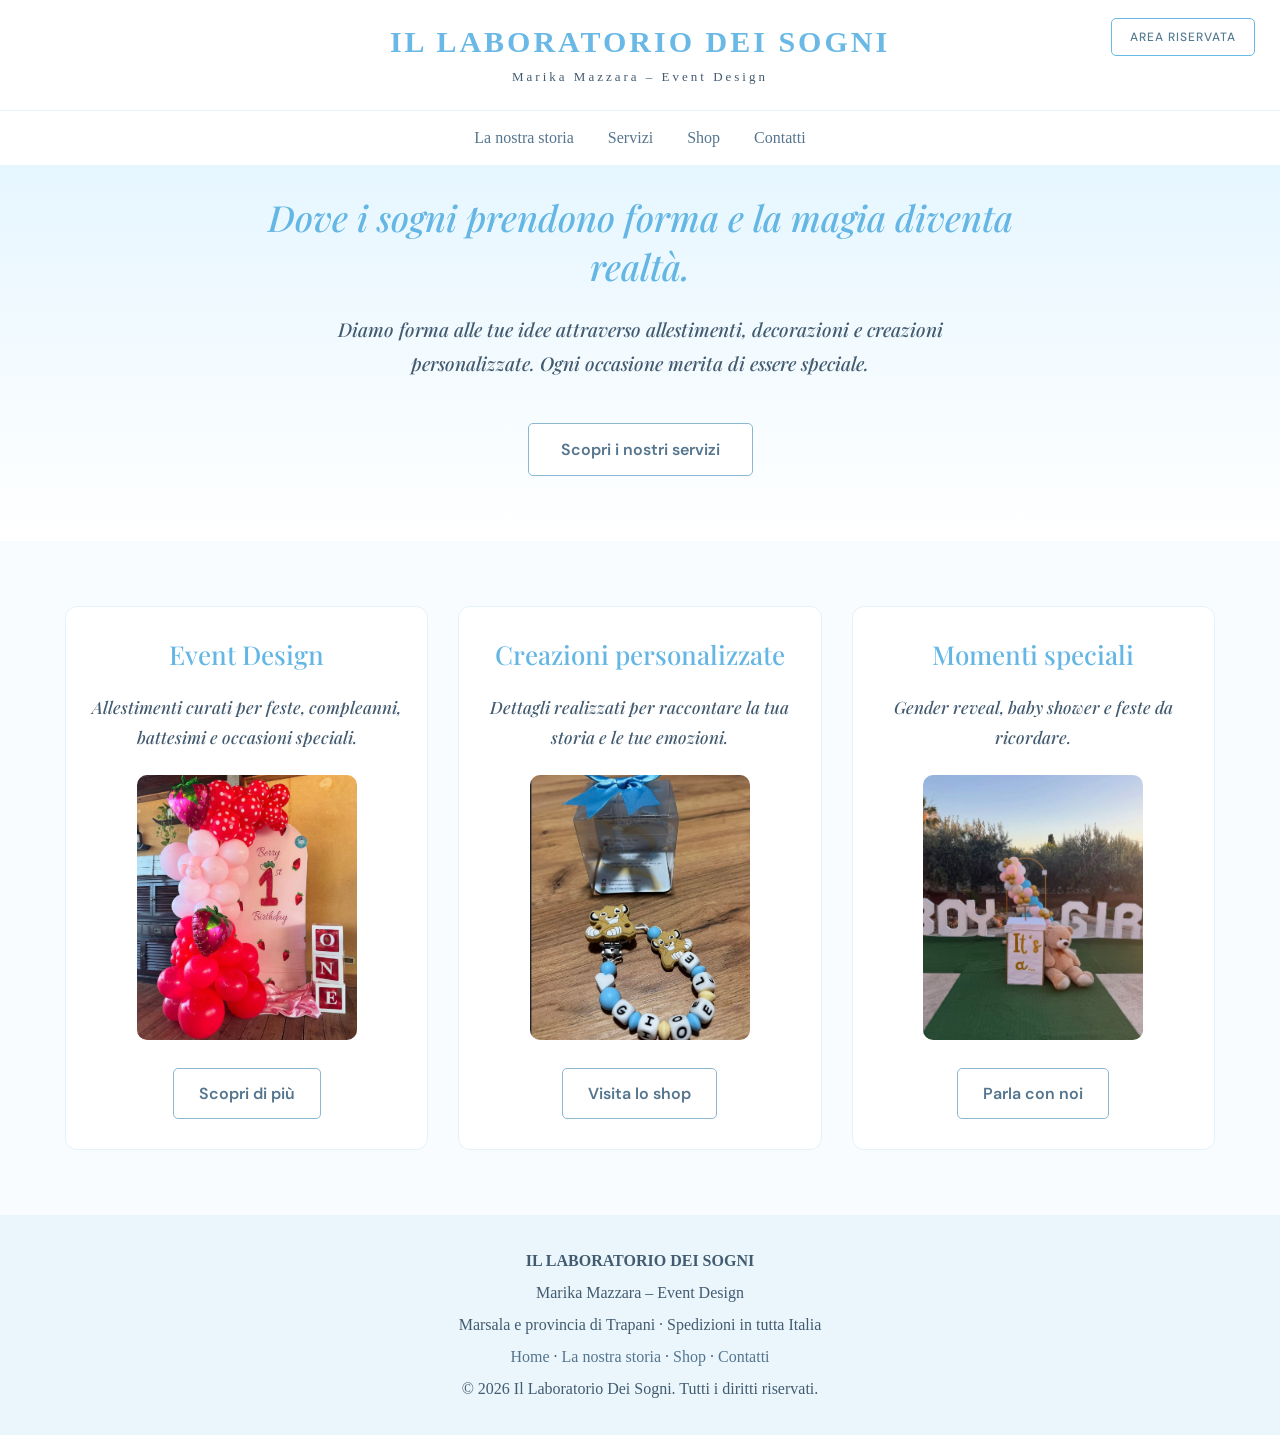
<file: index.html>
<!DOCTYPE html>
<html lang="it">
<head>
  <meta charset="UTF-8">
  <meta name="viewport" content="width=device-width, initial-scale=1.0">
  <title>Il Laboratorio Dei Sogni | Event Design</title>
  <link rel="stylesheet" href="style.css">

  <link rel="preconnect" href="https://fonts.googleapis.com">
  <link rel="preconnect" href="https://fonts.gstatic.com" crossorigin>
  <link href="https://fonts.googleapis.com/css2?family=DM+Sans:wght@400;500;600&family=Playfair+Display:ital,wght@0,500;0,600;1,500;1,600&display=swap" rel="stylesheet">

  <style>
    header {
      position: relative;
    }

    .admin-access {
      position: absolute;
      top: 18px;
      right: 25px;
      padding: 10px 18px;
      border: 1px solid #69b8e5;
      border-radius: 5px;
      color: #557b91;
      background: transparent;
      text-decoration: none;
      font-family: 'DM Sans', sans-serif;
      font-size: 12px;
      font-weight: 500;
      letter-spacing: 1px;
      transition: 0.3s ease;
    }

    .admin-access:hover {
      background: #69b8e5;
      color: white;
    }

    @media (max-width: 600px) {
      .admin-access {
        top: 12px;
        right: 12px;
        padding: 8px 11px;
        font-size: 10px;
      }

      header {
        padding-top: 55px;
      }
    }
  </style>
</head>

<body>

  <header>

    <a href="admin.html" class="admin-access">
      AREA RISERVATA
    </a>

    <h1>IL LABORATORIO DEI SOGNI</h1>
    <h2>Marika Mazzara – Event Design</h2>

  </header>

  <nav>
    <a href="storia.html">La nostra storia</a>
    <a href="servizi.html">Servizi</a>
    <a href="shop.html">Shop</a>
    <a href="contatti.html">Contatti</a>
  </nav>

  <main>

    <section class="hero">

      <h1 class="hero-title">
        Dove i sogni prendono forma e la magia diventa realtà.
      </h1>

      <p class="hero-description">
        Diamo forma alle tue idee attraverso allestimenti,
        decorazioni e creazioni personalizzate.
        Ogni occasione merita di essere speciale.
      </p>

      <a class="button" href="servizi.html">
        Scopri i nostri servizi
      </a>

    </section>

    <section class="section">

      <div class="cards">

        <div class="card">

          <h3 class="card-title">Event Design</h3>

          <p class="card-description">
            Allestimenti curati per feste, compleanni,
            battesimi e occasioni speciali.
          </p>

          <img
            src="allestimenti.jpeg"
            alt="Allestimenti Event Design"
            class="card-image"
          >

          <a href="servizi.html">Scopri di più</a>

        </div>

        <div class="card">

          <h3 class="card-title">Creazioni personalizzate</h3>

          <p class="card-description">
            Dettagli realizzati per raccontare
            la tua storia e le tue emozioni.
          </p>

          <img
            src="creazioni.jpeg"
            alt="Creazioni personalizzate"
            class="card-image"
          >

          <a href="shop.html">Visita lo shop</a>

        </div>

        <div class="card">

          <h3 class="card-title">Momenti speciali</h3>

          <p class="card-description">
            Gender reveal, baby shower e feste
            da ricordare.
          </p>

          <img
            src="momenti.jpeg"
            alt="Momenti speciali"
            class="card-image"
          >

          <a href="contatti.html">Parla con noi</a>

        </div>

      </div>

    </section>

  </main>

  <footer>
    <p><strong>IL LABORATORIO DEI SOGNI</strong></p>
    <p>Marika Mazzara – Event Design</p>
    <p>Marsala e provincia di Trapani · Spedizioni in tutta Italia</p>
    <p>
      <a href="index.html">Home</a> ·
      <a href="storia.html">La nostra storia</a> ·
      <a href="shop.html">Shop</a> ·
      <a href="contatti.html">Contatti</a>
    </p>
    <p>©️ 2026 Il Laboratorio Dei Sogni. Tutti i diritti riservati.</p>
  </footer>

</body>
</html>
</file>
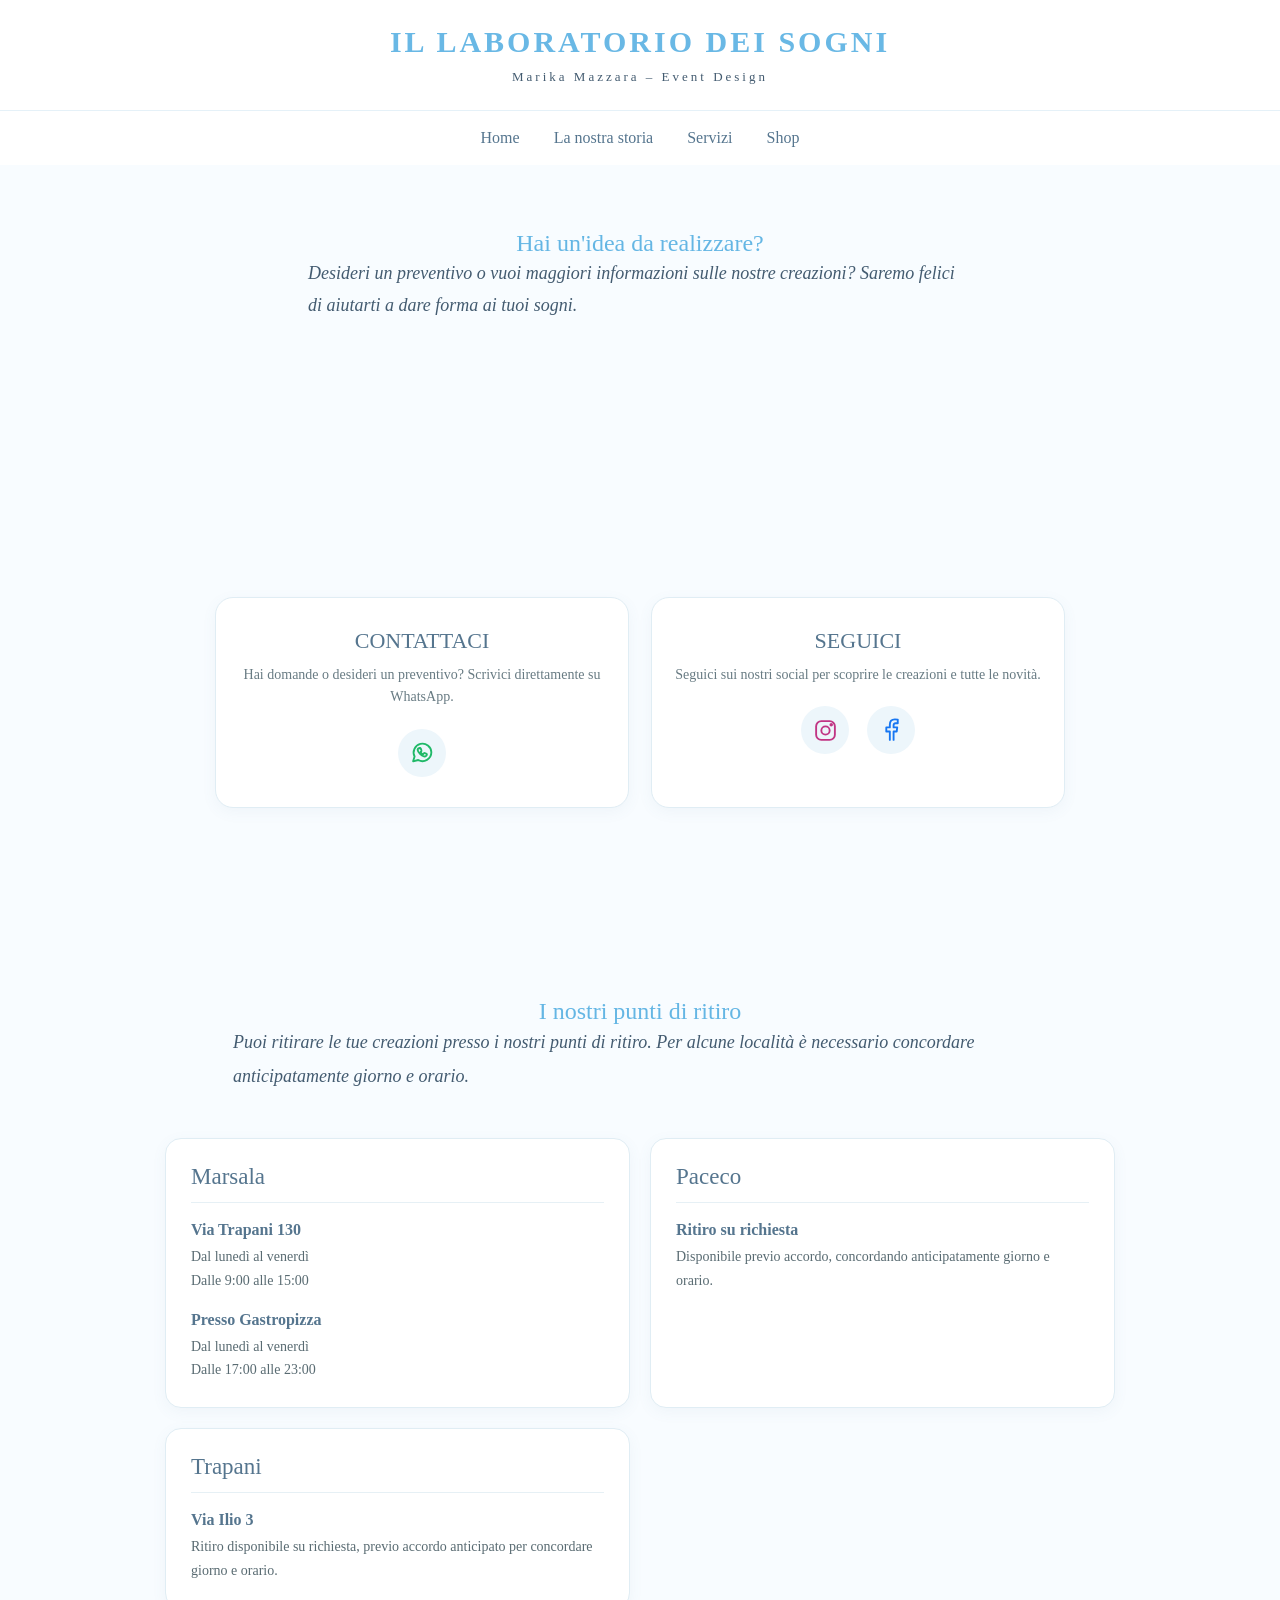
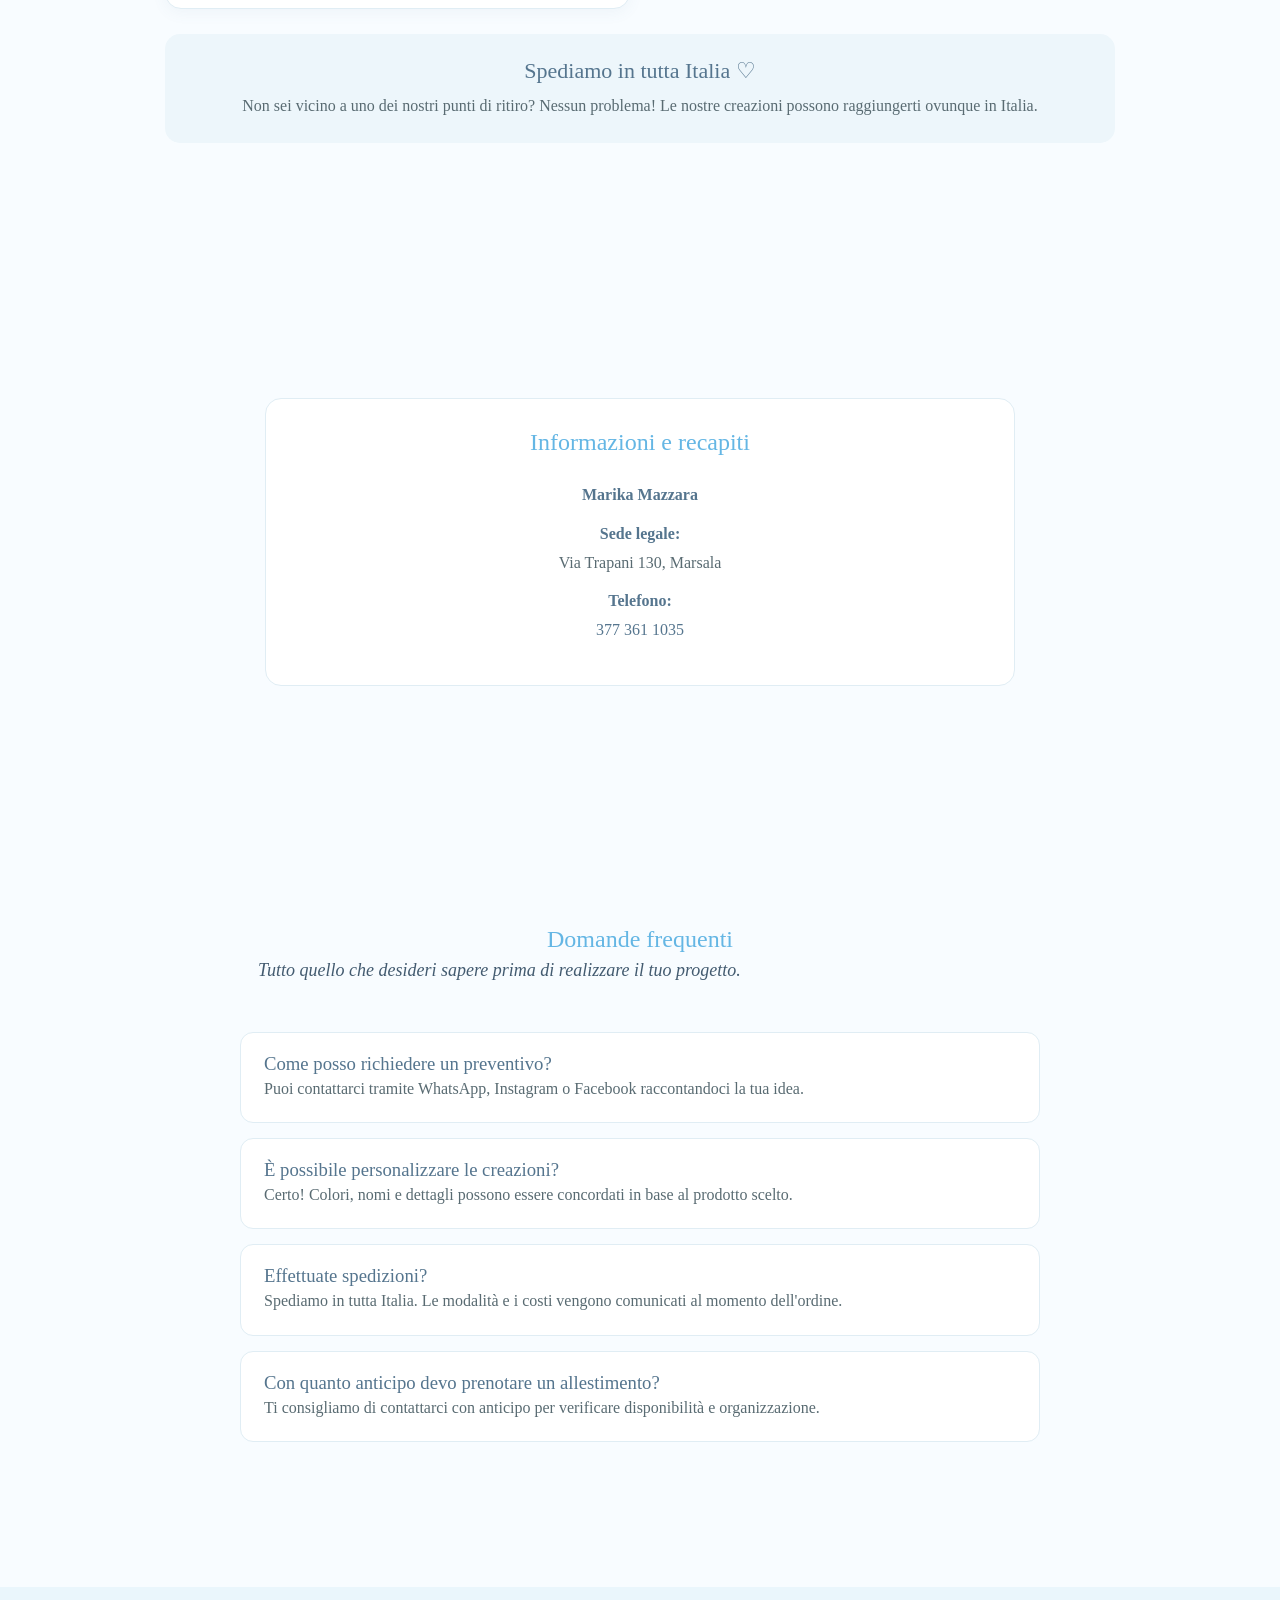
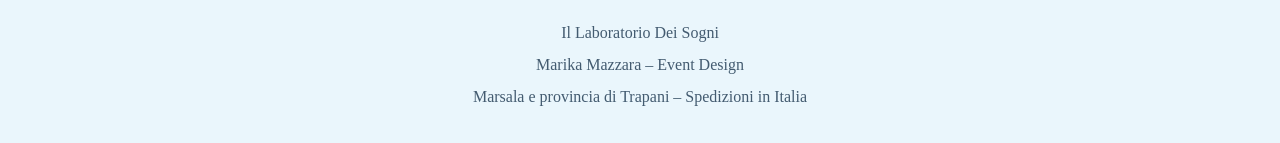
<file: contatti.html>
<!DOCTYPE html>
<html lang="it">
<head>
  <meta charset="UTF-8">
  <meta name="viewport" content="width=device-width, initial-scale=1.0">
  <title>Contatti | Il Laboratorio Dei Sogni</title>
  <link rel="stylesheet" href="style.css">

  <style>
    /* INTRODUZIONE */

    .contact-intro {
      text-align: center;
      max-width: 750px;
      margin: 0 auto 45px;
    }

    .contact-intro h2,
    .section h2 {
      color: #64b6e4;
      font-family: Georgia, serif;
      font-weight: normal;
      text-align: center;
    }

    .contact-intro p {
      line-height: 1.8;
    }

    /* PUNTI DI RITIRO */

    .pickup-container {
      max-width: 1000px;
      margin: 35px auto;
    }

    .pickup-grid {
      display: grid;
      grid-template-columns: repeat(2, minmax(0, 1fr));
      gap: 20px;
      margin-top: 30px;
    }

    .pickup-card {
      background: #ffffff;
      border: 1px solid #e0edf4;
      border-radius: 16px;
      padding: 25px;
      box-shadow: 0 4px 15px rgba(80, 120, 145, 0.06);
    }

    .pickup-card h3 {
      color: #55758e;
      font-family: Georgia, serif;
      font-size: 23px;
      font-weight: normal;
      margin: 0 0 18px;
      padding-bottom: 12px;
      border-bottom: 1px solid #e6f0f5;
    }

    .pickup-item {
      margin-bottom: 18px;
    }

    .pickup-item:last-child {
      margin-bottom: 0;
    }

    .pickup-item strong {
      display: block;
      color: #55758e;
      margin-bottom: 6px;
    }

    .pickup-item p {
      margin: 0;
      color: #596b72;
      line-height: 1.7;
      font-size: 14px;
    }

    .shipping-box {
      max-width: 1000px;
      margin: 25px auto 45px;
      padding: 24px;
      border-radius: 15px;
      background: #edf6fb;
      text-align: center;
    }

    .shipping-box h3 {
      margin: 0 0 8px;
      color: #55758e;
      font-family: Georgia, serif;
      font-size: 22px;
      font-weight: normal;
    }

    .shipping-box p {
      margin: 0;
      line-height: 1.7;
      color: #596b72;
    }

    /* DATI AZIENDA */

    .business-info {
      max-width: 750px;
      margin: 45px auto;
      padding: 30px 25px;
      background: #ffffff;
      border: 1px solid #e0edf4;
      border-radius: 16px;
      text-align: center;
    }

    .business-info h2 {
      margin-top: 0;
      margin-bottom: 25px;
    }

    .business-info p {
      color: #596b72;
      line-height: 1.8;
      margin: 10px 0;
    }

    .business-info strong {
      color: #55758e;
    }

    .business-info a {
      color: #55758e;
      text-decoration: none;
    }

    .business-info a:hover {
      color: #69b8e5;
      text-decoration: underline;
    }

    /* CONTATTI E SOCIAL */

    .social-contact {
      max-width: 850px;
      margin: 55px auto 25px;
      display: grid;
      grid-template-columns: repeat(2, minmax(0, 1fr));
      gap: 22px;
    }

    .social-card {
      background: #ffffff;
      border: 1px solid #e0edf4;
      border-radius: 18px;
      padding: 30px 20px;
      text-align: center;
      box-shadow: 0 4px 15px rgba(80, 120, 145, 0.06);
      transition: transform 0.2s, box-shadow 0.2s;
    }

    .social-card:hover {
      transform: translateY(-4px);
      box-shadow: 0 7px 20px rgba(80, 120, 145, 0.11);
    }

    .social-card h3 {
      color: #55758e;
      font-family: Georgia, serif;
      font-size: 22px;
      font-weight: normal;
      margin: 0 0 10px;
    }

    .social-card p {
      color: #687b83;
      font-size: 14px;
      line-height: 1.6;
      margin-bottom: 20px;
    }

    .social-links {
      display: flex;
      align-items: center;
      justify-content: center;
      gap: 18px;
    }

    .social-icon {
      width: 48px;
      height: 48px;
      display: inline-flex;
      align-items: center;
      justify-content: center;
      border-radius: 50%;
      background: #edf6fb;
      color: #55758e;
      transition: 0.2s;
      text-decoration: none;
    }

    .social-icon:hover {
      transform: scale(1.1);
      background: #dceefa;
    }

    .social-icon svg {
      width: 25px;
      height: 25px;
      fill: none;
      stroke: currentColor;
      stroke-width: 1.8;
      stroke-linecap: round;
      stroke-linejoin: round;
    }

    .social-icon.whatsapp {
      color: #20b968;
    }

    .social-icon.instagram {
      color: #c13584;
    }

    .social-icon.facebook {
      color: #1877f2;
    }

    /* FAQ */

    .faq {
      max-width: 850px;
      margin: 65px auto;
    }

    .faq .service {
      background: #ffffff;
      border: 1px solid #e0edf4;
      border-radius: 13px;
      padding: 20px 23px;
      margin: 15px 0;
    }

    .faq .service h3 {
      color: #55758e;
      font-family: Georgia, serif;
      font-weight: normal;
      margin-top: 0;
    }

    .faq .service p {
      color: #596b72;
      line-height: 1.7;
      margin-bottom: 0;
    }

    /* TELEFONI */

    @media (max-width: 650px) {
      .pickup-grid {
        grid-template-columns: 1fr;
      }

      .social-contact {
        grid-template-columns: 1fr 1fr;
        gap: 12px;
      }

      .social-card {
        padding: 24px 12px;
      }

      .social-card h3 {
        font-size: 19px;
      }

      .social-card p {
        font-size: 13px;
      }

      .business-info {
        padding: 25px 15px;
      }
    }

    @media (max-width: 380px) {
      .social-contact {
        grid-template-columns: 1fr;
      }
    }
  </style>
</head>

<body>

<header>
  <h1>IL LABORATORIO DEI SOGNI</h1>
  <h2>Marika Mazzara – Event Design</h2>
</header>

<nav>
  <a href="index.html">Home</a>
  <a href="storia.html">La nostra storia</a>
  <a href="servizi.html">Servizi</a>
  <a href="shop.html">Shop</a>
</nav>

<!-- INTRODUZIONE -->

<section class="section contact-intro">

  <h2>Hai un'idea da realizzare?</h2>

  <p class="section-intro">
    Desideri un preventivo o vuoi maggiori informazioni
    sulle nostre creazioni?
    Saremo felici di aiutarti a dare forma ai tuoi sogni.
  </p>

</section>

  <!-- CONTATTACI E SEGUICI -->

<section class="section">

  <div class="social-contact">

    <!-- WHATSAPP -->

    <div class="social-card">

      <h3>CONTATTACI</h3>

      <p>
        Hai domande o desideri un preventivo?
        Scrivici direttamente su WhatsApp.
      </p>

      <div class="social-links">

        <a
          class="social-icon whatsapp"
          href="https://wa.me/393773611035"
          target="_blank"
          rel="noopener noreferrer"
          aria-label="Contattaci su WhatsApp"
          title="WhatsApp"
        >
          <svg viewBox="0 0 24 24">
            <path d="M20.5 11.8a8.5 8.5 0 0 1-12.6 7.4L3 20.5l1.4-4.7A8.5 8.5 0 1 1 20.5 11.8Z"/>
            <path d="M8.5 8.2c.2-.5.5-.5.8-.5h.4c.2 0 .4.1.5.4l.8 1.9c.1.2 0 .4-.1.6l-.6.7c-.2.2-.2.4 0 .6.4.7 1 1.3 1.7 1.7.3.2.5.2.7-.1l.8-.9c.2-.2.4-.2.6-.1l1.8.9c.3.1.4.3.3.6-.1.5-.4 1.1-.9 1.4-.5.4-1.2.5-1.9.3-1.2-.3-2.6-1.1-3.8-2.3-1.2-1.2-2-2.6-2.2-3.7-.2-.6 0-1.2.3-1.5Z"/>
          </svg>
        </a>

      </div>

    </div>

    <!-- SOCIAL -->

    <div class="social-card">

      <h3>SEGUICI</h3>

      <p>
        Seguici sui nostri social per scoprire
        le creazioni e tutte le novità.
      </p>

      <div class="social-links">

        <a
          class="social-icon instagram"
          href="https://www.instagram.com/IlLaboratorioDeiSogni_/"
          target="_blank"
          rel="noopener noreferrer"
          aria-label="Seguici su Instagram"
          title="Instagram"
        >
          <svg viewBox="0 0 24 24">
            <rect x="3" y="3" width="18" height="18" rx="5"/>
            <circle cx="12" cy="12" r="4"/>
            <circle cx="17.5" cy="6.5" r=".8" fill="currentColor"/>
          </svg>
        </a>

        <a
          class="social-icon facebook"
          href="https://www.facebook.com/share/1EumvAqmL7/?mibextid=wwXIfr"
          target="_blank"
          rel="noopener noreferrer"
          aria-label="Seguici su Facebook"
          title="Facebook"
        >
          <svg viewBox="0 0 24 24">
            <path d="M14 21v-8h3l.5-4H14V7c0-1.2.4-2 2-2h2V1.5c-.4-.1-1.5-.2-2.8-.2-2.9 0-4.8 1.8-4.8 5V9H7v4h3.4v8"/>
          </svg>
        </a>

      </div>

    </div>

  </div>

</section>

<!-- PUNTI DI RITIRO -->

<section class="section pickup-container">

  <h2>I nostri punti di ritiro</h2>

  <p class="section-intro">
    Puoi ritirare le tue creazioni presso i nostri punti di ritiro.
    Per alcune località è necessario concordare anticipatamente
    giorno e orario.
  </p>

  <div class="pickup-grid">

    <!-- MARSALA -->

    <div class="pickup-card">

      <h3>Marsala</h3>

      <div class="pickup-item">
        <strong>Via Trapani 130</strong>
        <p>
          Dal lunedì al venerdì<br>
          Dalle 9:00 alle 15:00
        </p>
      </div>

      <div class="pickup-item">
        <strong>Presso Gastropizza</strong>
        <p>
          Dal lunedì al venerdì<br>
          Dalle 17:00 alle 23:00
        </p>
      </div>

    </div>

    <!-- PACECO -->

    <div class="pickup-card">

      <h3>Paceco</h3>

      <div class="pickup-item">
        <strong>Ritiro su richiesta</strong>
        <p>
          Disponibile previo accordo,
          concordando anticipatamente
          giorno e orario.
        </p>
      </div>

    </div>

    <!-- TRAPANI -->

    <div class="pickup-card">

      <h3>Trapani</h3>

      <div class="pickup-item">
        <strong>Via Ilio 3</strong>
        <p>
          Ritiro disponibile su richiesta,
          previo accordo anticipato
          per concordare giorno e orario.
        </p>
      </div>

    </div>

  </div>

  <!-- SPEDIZIONI -->

  <div class="shipping-box">

    <h3>Spediamo in tutta Italia ♡</h3>

    <p>
      Non sei vicino a uno dei nostri punti di ritiro?
      Nessun problema! Le nostre creazioni possono raggiungerti
      ovunque in Italia.
    </p>

  </div>

</section>

<!-- INFORMAZIONI -->

<section class="section">

  <div class="business-info">

    <h2>Informazioni e recapiti</h2>

    <p>
      <strong>Marika Mazzara</strong>
    </p>

    <p>
      <strong>Sede legale:</strong><br>
      Via Trapani 130, Marsala
    </p>

    <p>
      <strong>Telefono:</strong><br>
      <a href="tel:+393773611035">
        377 361 1035
      </a>
    </p>

  </div>

</section>
  

<!-- DOMANDE FREQUENTI -->

<section class="section faq">

  <h2>Domande frequenti</h2>

  <p class="section-intro">
    Tutto quello che desideri sapere prima di realizzare il tuo progetto.
  </p>

  <div class="service">
    <h3>Come posso richiedere un preventivo?</h3>
    <p>
      Puoi contattarci tramite WhatsApp, Instagram o Facebook
      raccontandoci la tua idea.
    </p>
  </div>

  <div class="service">
    <h3>È possibile personalizzare le creazioni?</h3>
    <p>
      Certo! Colori, nomi e dettagli possono essere concordati
      in base al prodotto scelto.
    </p>
  </div>

  <div class="service">
    <h3>Effettuate spedizioni?</h3>
    <p>
      Spediamo in tutta Italia. Le modalità e i costi vengono
      comunicati al momento dell'ordine.
    </p>
  </div>

  <div class="service">
    <h3>Con quanto anticipo devo prenotare un allestimento?</h3>
    <p>
      Ti consigliamo di contattarci con anticipo per verificare
      disponibilità e organizzazione.
    </p>
  </div>

</section>

<footer>
  <p>Il Laboratorio Dei Sogni</p>
  <p>Marika Mazzara – Event Design</p>
  <p>Marsala e provincia di Trapani – Spedizioni in Italia</p>
</footer>

</body>
</html>
</file>
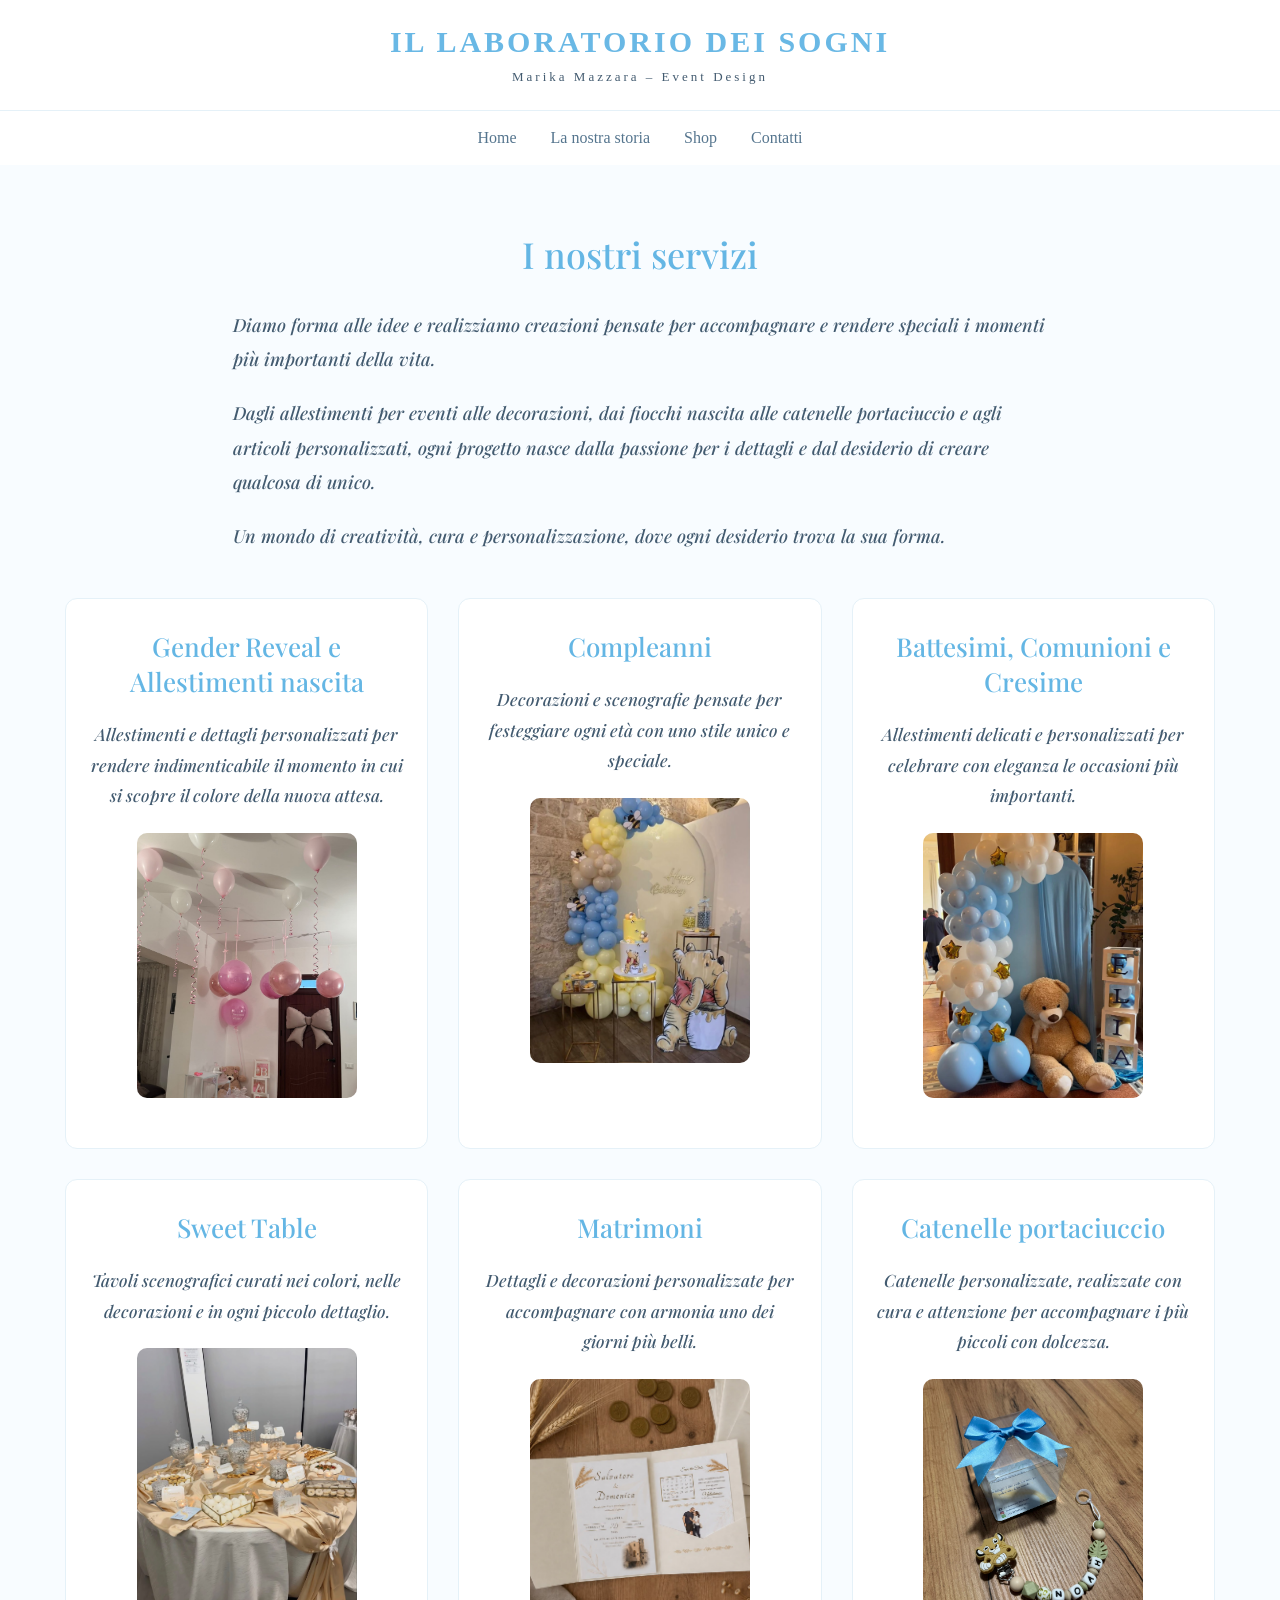
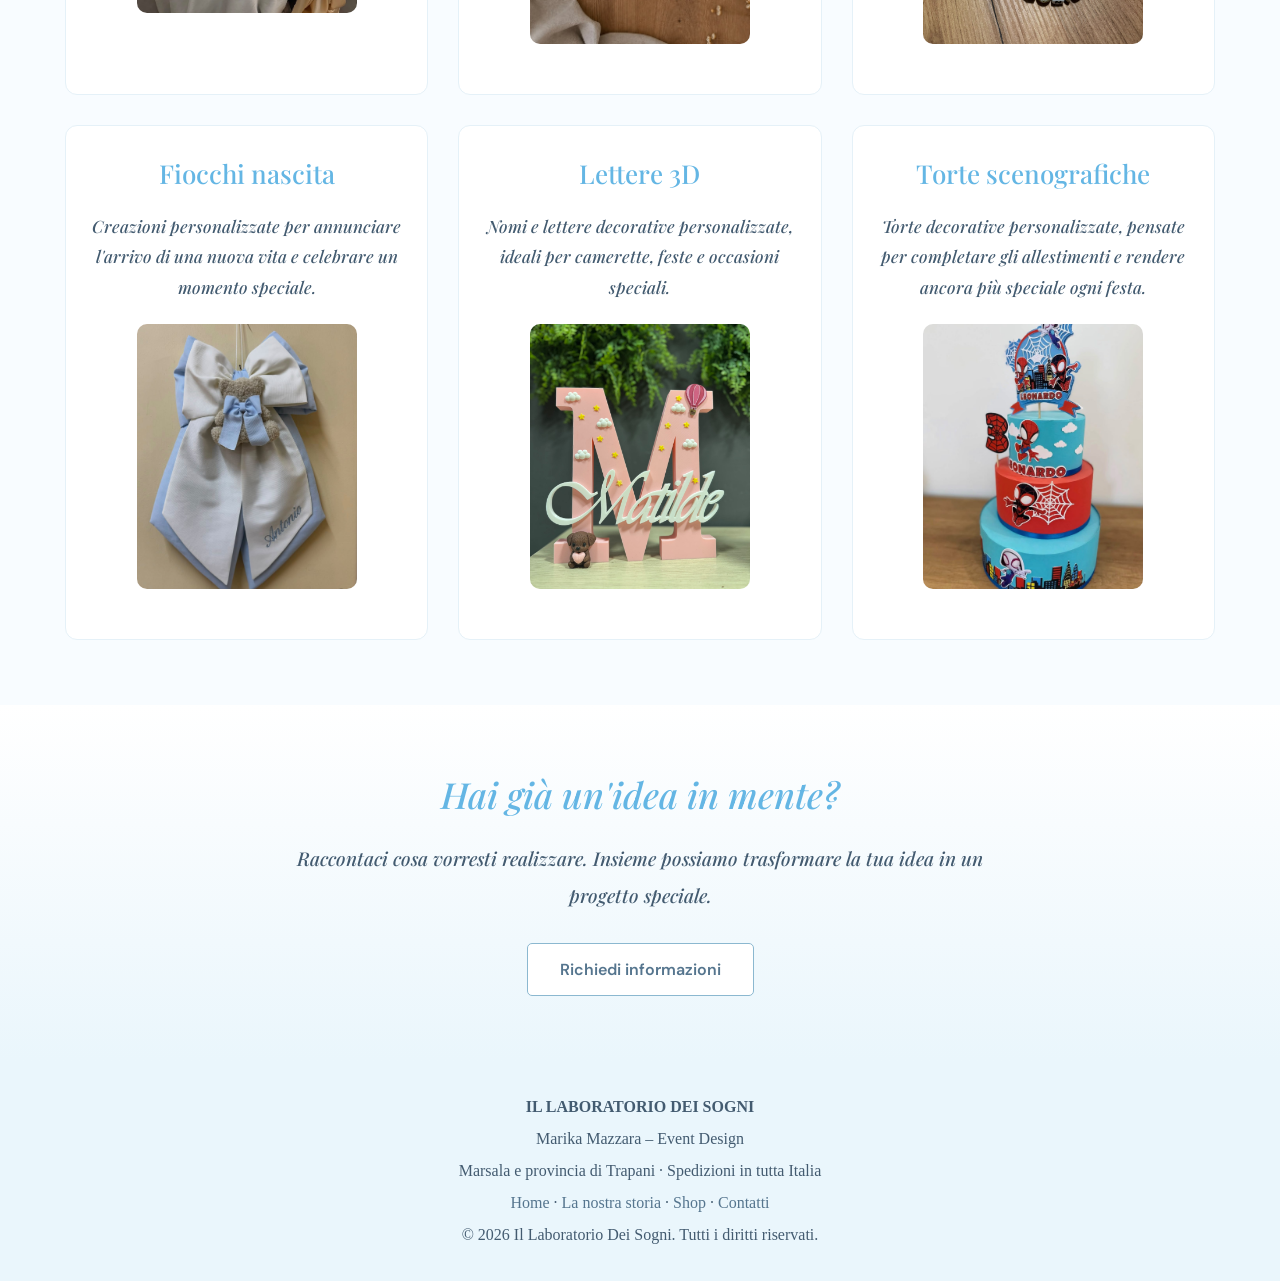
<file: servizi.html>
<!DOCTYPE html>
<html lang="it">
<head>
  <meta charset="UTF-8">
  <meta name="viewport" content="width=device-width, initial-scale=1.0">
  <title>Servizi | Il Laboratorio Dei Sogni</title>
  <link rel="stylesheet" href="style.css">

  <link rel="preconnect" href="https://fonts.googleapis.com">
  <link rel="preconnect" href="https://fonts.gstatic.com" crossorigin>
  <link href="https://fonts.googleapis.com/css2?family=DM+Sans:wght@400;500;600&family=Playfair+Display:ital,wght@0,500;0,600;1,500;1,600&display=swap" rel="stylesheet">
</head>

<body>

  <header>
    <h1>IL LABORATORIO DEI SOGNI</h1>
    <h2>Marika Mazzara – Event Design</h2>
  </header>

  <nav>
    <a href="index.html">Home</a>
    <a href="storia.html">La nostra storia</a>
    <a href="shop.html">Shop</a>
    <a href="contatti.html">Contatti</a>
  </nav>

  <main>

    <section class="section">

      <h2 class="section-title">
        I nostri servizi
      </h2>

      <div class="section-intro">

        <p>
          Diamo forma alle idee e realizziamo creazioni pensate per accompagnare
          e rendere speciali i momenti più importanti della vita.
        </p>

        <p>
          Dagli allestimenti per eventi alle decorazioni, dai fiocchi nascita
          alle catenelle portaciuccio e agli articoli personalizzati,
          ogni progetto nasce dalla passione per i dettagli e dal desiderio
          di creare qualcosa di unico.
        </p>

        <p>
          Un mondo di creatività, cura e personalizzazione,
          dove ogni desiderio trova la sua forma.
        </p>

      </div>

      <div class="cards">

        <div class="card">
          <h3 class="card-title">Gender Reveal e Allestimenti nascita</h3>
          <p class="card-description">
            Allestimenti e dettagli personalizzati per rendere indimenticabile
            il momento in cui si scopre il colore della nuova attesa.
          </p>
          <img src="nascita.jpeg" alt="Allestimento Gender Reveal" class="card-image">
        </div>

        <div class="card">
          <h3 class="card-title">Compleanni</h3>
          <p class="card-description">
            Decorazioni e scenografie pensate per festeggiare ogni età
            con uno stile unico e speciale.
          </p>
          <img src="compleanno.jpeg" alt="Allestimenti compleanni" class="card-image">
        </div>

        <div class="card">
          <h3 class="card-title">Battesimi, Comunioni e Cresime</h3>
          <p class="card-description">
            Allestimenti delicati e personalizzati per celebrare
            con eleganza le occasioni più importanti.
          </p>
          <img src="battesimo.jpeg" alt="Allestimenti per cerimonie" class="card-image">
        </div>

        <div class="card">
          <h3 class="card-title">Sweet Table</h3>
          <p class="card-description">
            Tavoli scenografici curati nei colori, nelle decorazioni
            e in ogni piccolo dettaglio.
          </p>
          <img src="confettata.jpeg" alt="Sweet Table" class="card-image">
        </div>

        <div class="card">
          <h3 class="card-title">Matrimoni</h3>
          <p class="card-description">
            Dettagli e decorazioni personalizzate per accompagnare
            con armonia uno dei giorni più belli.
          </p>
          <img src="matrimonio.jpeg" alt="Allestimenti matrimonio" class="card-image">
        </div>

        <div class="card">
          <h3 class="card-title">Catenelle portaciuccio</h3>
          <p class="card-description">
            Catenelle personalizzate, realizzate con cura e attenzione
            per accompagnare i più piccoli con dolcezza.
          </p>
          <img src="catenella.jpeg" alt="Catenelle portaciuccio personalizzate" class="card-image">
        </div>

        <div class="card">
          <h3 class="card-title">Fiocchi nascita</h3>
          <p class="card-description">
            Creazioni personalizzate per annunciare l'arrivo
            di una nuova vita e celebrare un momento speciale.
          </p>
          <img src="fiocco.jpeg" alt="Fiocchi nascita personalizzati" class="card-image">
        </div>

        <div class="card">
          <h3 class="card-title">Lettere 3D</h3>
          <p class="card-description">
            Nomi e lettere decorative personalizzate,
            ideali per camerette, feste e occasioni speciali.
          </p>
          <img src="lettera.jpeg" alt="Lettere decorative in 3D" class="card-image">
        </div>

        <div class="card">
          <h3 class="card-title">Torte scenografiche</h3>
          <p class="card-description">
            Torte decorative personalizzate, pensate per completare
            gli allestimenti e rendere ancora più speciale ogni festa.
          </p>
          <img src="torte.jpeg" alt="Torte scenografiche personalizzate" class="card-image">
        </div>

      </div>

    </section>

    <section class="section final-section">

      <h2 class="final-title">
        Hai già un'idea in mente?
      </h2>

      <p class="final-description">
        Raccontaci cosa vorresti realizzare.
        Insieme possiamo trasformare la tua idea in un progetto speciale.
      </p>

      <a class="button" href="contatti.html">
        Richiedi informazioni
      </a>

    </section>

  </main>

  <footer>
    <p><strong>IL LABORATORIO DEI SOGNI</strong></p>
    <p>Marika Mazzara – Event Design</p>
    <p>Marsala e provincia di Trapani · Spedizioni in tutta Italia</p>
    <p>
      <a href="index.html">Home</a> ·
      <a href="storia.html">La nostra storia</a> ·
      <a href="shop.html">Shop</a> ·
      <a href="contatti.html">Contatti</a>
    </p>
    <p>©️ 2026 Il Laboratorio Dei Sogni. Tutti i diritti riservati.</p>
  </footer>

</body>
</html>
</file>
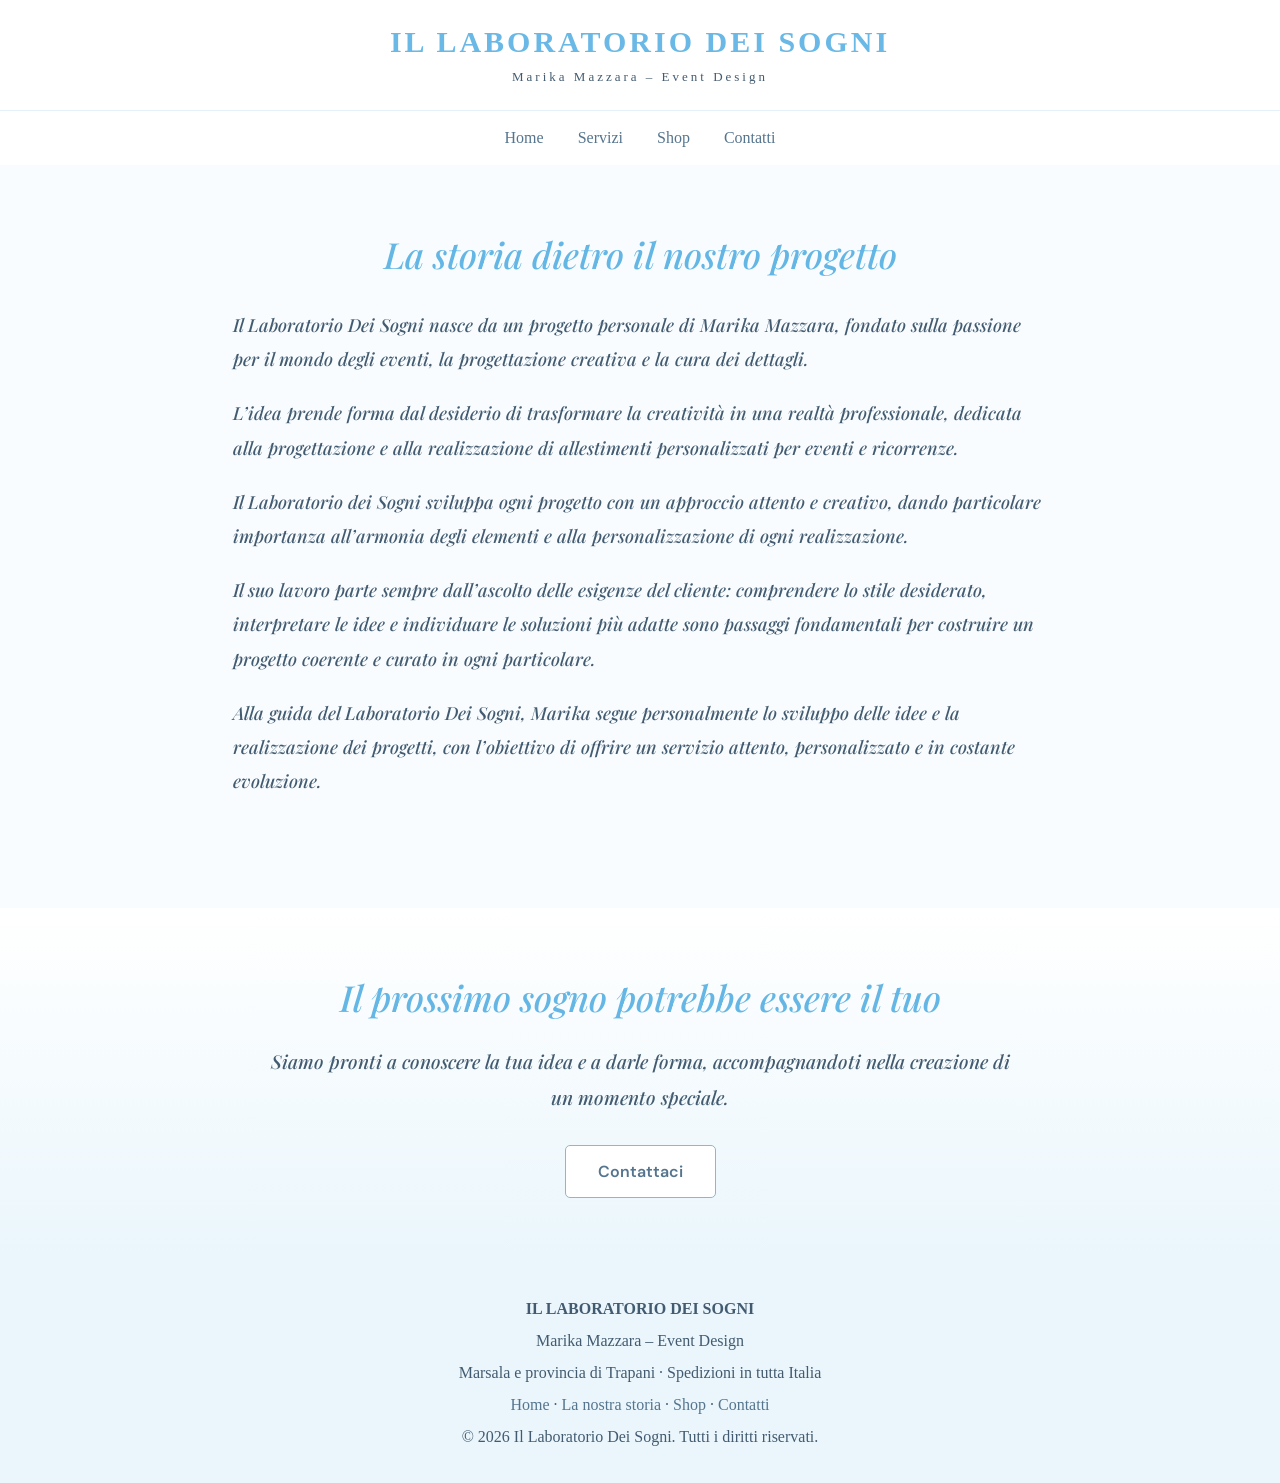
<file: storia.html>
<!DOCTYPE html>
<html lang="it">
<head>
  <meta charset="UTF-8">
  <meta name="viewport" content="width=device-width, initial-scale=1.0">
  <title>La nostra storia | Il Laboratorio Dei Sogni</title>
  <link rel="stylesheet" href="style.css">

  <link rel="preconnect" href="https://fonts.googleapis.com">
  <link rel="preconnect" href="https://fonts.gstatic.com" crossorigin>
  <link href="https://fonts.googleapis.com/css2?family=DM+Sans:wght@400;500;600&family=Playfair+Display:ital,wght@0,500;0,600;1,500;1,600&display=swap" rel="stylesheet">
</head>

<body>

  <header>
    <h1>IL LABORATORIO DEI SOGNI</h1>
    <h2>Marika Mazzara – Event Design</h2>
  </header>

  <nav>
    <a href="index.html">Home</a>
    <a href="servizi.html">Servizi</a>
    <a href="shop.html">Shop</a>
    <a href="contatti.html">Contatti</a>
  </nav>

  <main>

    <section class="section">

      <h2 class="section-title story-title">
        La storia dietro il nostro progetto
      </h2>

      <div class="section-intro">

        <p>
          Il Laboratorio Dei Sogni nasce da un progetto personale di Marika Mazzara,
          fondato sulla passione per il mondo degli eventi, la progettazione creativa
          e la cura dei dettagli.
        </p>

        <p>
          L’idea prende forma dal desiderio di trasformare la creatività in una realtà
          professionale, dedicata alla progettazione e alla realizzazione di
          allestimenti personalizzati per eventi e ricorrenze.
        </p>

        <p>
          Il Laboratorio dei Sogni sviluppa ogni progetto con un approccio attento
          e creativo, dando particolare importanza all’armonia degli elementi e alla
          personalizzazione di ogni realizzazione.
        </p>

        <p>
          Il suo lavoro parte sempre dall’ascolto delle esigenze del cliente:
          comprendere lo stile desiderato, interpretare le idee e individuare le
          soluzioni più adatte sono passaggi fondamentali per costruire un progetto
          coerente e curato in ogni particolare.
        </p>

        <p>
          Alla guida del Laboratorio Dei Sogni, Marika segue personalmente lo
          sviluppo delle idee e la realizzazione dei progetti, con l’obiettivo di
          offrire un servizio attento, personalizzato e in costante evoluzione.
        </p>

      </div>

    </section>

    <section class="section final-section">

      <h2 class="final-title">
        Il prossimo sogno potrebbe essere il tuo
      </h2>

      <p class="final-description">
        Siamo pronti a conoscere la tua idea e a darle forma,
        accompagnandoti nella creazione di un momento speciale.
      </p>

      <a class="button" href="contatti.html">
        Contattaci
      </a>

    </section>

  </main>

  <footer>
    <p><strong>IL LABORATORIO DEI SOGNI</strong></p>
    <p>Marika Mazzara – Event Design</p>
    <p>Marsala e provincia di Trapani · Spedizioni in tutta Italia</p>
    <p>
      <a href="index.html">Home</a> ·
      <a href="storia.html">La nostra storia</a> ·
      <a href="shop.html">Shop</a> ·
      <a href="contatti.html">Contatti</a>
    </p>
    <p>©️ 2026 Il Laboratorio Dei Sogni. Tutti i diritti riservati.</p>
  </footer>

</body>
</html>
</file>
<file: style.css>
/* ==========================
   IMPOSTAZIONI GENERALI
========================== */

:root {
  --blue-dark: #55758e;
  --blue-light: #e5f5ff;
  --text: #435b70;
  --blue-title: #64b6e4;
}

* {
  margin: 0;
  padding: 0;
  box-sizing: border-box;
}

body {
  font-family: Georgia, serif;
  background: #f8fcff;
  color: #435b70;
}

html {
  scroll-behavior: smooth;
}

section[id] {
  scroll-margin-top: 25px;
}

/* ==========================
   HEADER
========================== */

header {
  background: white;
  padding: 25px 6%;
  text-align: center;
  border-bottom: 1px solid #e5f1f8;
}

header h1 {
  color: #69b8e5;
  font-size: 30px;
  letter-spacing: 3px;
}

header h2 {
  font-size: 13px;
  font-weight: normal;
  letter-spacing: 3px;
  margin-top: 10px;
}

/* ==========================
   MENU
========================== */

nav {
  padding: 18px;
  text-align: center;
  background: white;
}

nav a {
  color: #55758e;
  text-decoration: none;
  margin: 0 15px;
  font-weight: 500;
}

nav a:hover {
  text-decoration: underline;
}

/* ==========================
   HOME - INTRODUZIONE
========================== */

.hero {
  min-height: auto;
  display: flex;
  flex-direction: column;
  justify-content: flex-start;
  align-items: center;
  text-align: center;
  padding: 28px 20px 65px;
  background: linear-gradient(180deg, #e6f6ff, #ffffff);
}

.hero-title,
.final-title {
  font-family: 'Playfair Display', serif;
  font-style: italic;
  font-weight: 500;
}

.hero-title {
  font-size: 36px;
  line-height: 1.35;
  color: #64b6e4;
  max-width: 850px;
  margin-bottom: 22px;
}

.hero-description,
.section-intro,
.card-description,
.final-description {
  font-family: 'Playfair Display', serif;
  font-style: italic;
  font-weight: 500;
}

.hero-description {
  font-size: 19px;
  line-height: 1.8;
  max-width: 650px;
  margin-bottom: 42px;
}

/* ==========================
   PULSANTI
========================== */

.button {
  display: inline-block;
  padding: 15px 32px;
  border: 1.5px solid #8bb8d0;
  border-radius: 5px;
  text-decoration: none;
  font-family: 'DM Sans', sans-serif;
  font-size: 16px;
  font-weight: 600;
  color: #55758e;
  background: white;
  transition: 0.3s ease;
}

.button:hover {
  background-color: #8bb8d0;
  color: white;
}

/* ==========================
   SEZIONI HOME
========================== */

.section {
  padding: 65px 25px;
}

.section-title {
  font-family: 'Playfair Display', serif;
  font-size: 36px;
  font-weight: 500;
  text-align: center;
  margin-bottom: 30px;
  color: #64b6e4;
}

.story-title {
  font-style: italic;
  color: #64b6e4;
}

.section-intro {
  font-size: 18px;
  line-height: 1.9;
  max-width: 850px;
  margin: 0 auto 45px;
  padding: 0 18px;
  text-align: left;
}

.section-intro p {
  margin-bottom: 20px;
}

/* ==========================
   CATALOGHI
========================== */

.cards {
  display: grid;
  grid-template-columns: repeat(3, minmax(0, 1fr));
  gap: 30px;
  max-width: 1150px;
  margin: 0 auto;
  align-items: stretch;
}

.card {
  padding: 30px 24px;
  background: white;
  border: 1px solid #e5f1f8;
  border-radius: 12px;
  text-align: center;
  transition: transform .25s, box-shadow .25s;
  overflow: hidden;
  min-width: 0;
}

.card:hover {
  transform: translateY(-5px);
  box-shadow: 0 10px 25px rgba(75, 125, 160, .12);
}

.card-title {
  font-family: 'Playfair Display', serif;
  font-size: 26px;
  font-weight: 500;
  margin-bottom: 20px;
  color: #64b6e4;
}

/* FOTO RETTANGOLARI VERTICALI */

.cards .card img.card-image {
  display: block;
  width: 220px;
  max-width: 100%;
  height: 265px;
  object-fit: cover;
  object-position: center;
  border-radius: 10px;
  margin: 0 auto 20px;
}

.card-description {
  font-size: 17px;
  line-height: 1.8;
  margin-bottom: 22px;
}

/* PULSANTI DEI CATALOGHI */

.card a {
  display: inline-block;
  padding: 14px 25px;
  margin-top: 8px;
  border: 1.5px solid #8bb8d0;
  border-radius: 5px;
  text-decoration: none;
  font-family: 'DM Sans', sans-serif;
  font-size: 16px;
  font-weight: 600;
  color: #55758e;
  background: white;
  transition: 0.3s ease;
}

.card a:hover {
  background: #8bb8d0;
  color: white;
}

/* ==========================
   SEZIONE FINALE
========================== */

.final-section {
  padding: 65px 25px;
  text-align: center;
  background: linear-gradient(180deg, #ffffff, #eaf6fc);
}

.final-title {
  font-size: 36px;
  margin-bottom: 22px;
  color: #64b6e4;
}

.final-description {
  font-size: 19px;
  line-height: 1.9;
  max-width: 750px;
  margin: 0 auto 30px;
}

/* ==========================
   FOOTER
========================== */

footer {
  text-align: center;
  padding: 30px;
  background: #eaf6fc;
  line-height: 2;
}

footer a {
  color: #55758e;
  text-decoration: none;
}

/* ==========================
   LOGO
========================== */

.main-logo {
  display: block;
  width: 100%;
  max-width: 220px;
  height: auto;
  margin: 0 auto;
  object-fit: contain;
}

.logo-container {
  text-align: center;
  padding: 15px 10px;
  background: white;
}

/* ==========================
   SHOP
========================== */

.shop-hero {
  padding: 85px 20px;
  text-align: center;
  background: linear-gradient(180deg, #e5f5ff, #fbfdff);
}

.shop-hero h1 {
  color: var(--blue-dark);
  font-size: clamp(28px, 5vw, 45px);
  margin: 12px auto;
  max-width: 750px;
  line-height: 1.25;
}

.shop-hero p {
  max-width: 650px;
  margin: 15px auto;
}

.shop-eyebrow,
.product-category {
  color: var(--blue-dark);
  font-family: Arial, sans-serif;
  font-size: 11px;
  letter-spacing: 2px;
  font-weight: bold;
}

/* CATEGORIE SHOP */

.category-links {
  display: flex;
  flex-wrap: wrap;
  justify-content: center;
  gap: 12px;
  max-width: 950px;
  margin: 30px auto;
}

.category-links a {
  display: inline-block;
  padding: 12px 20px;
  border: 1px solid #c9e5f5;
  border-radius: 30px;
  color: var(--blue-dark);
  text-decoration: none;
  background: white;
  font-family: Arial, sans-serif;
  font-size: 13px;
}

.category-links a:hover {
  background: var(--blue-light);
}

/* CATEGORIE VUOTE */

.shop-category {
  border-bottom: 1px solid #eaf1f5;
}

.empty-category {
  max-width: 600px;
  margin: 25px auto;
  padding: 35px 20px;
  background: white;
  border: 1px dashed #c9e5f5;
  border-radius: 15px;
}

.empty-category a {
  display: inline-block;
  margin-top: 12px;
  color: var(--blue-dark);
}

/* PRODOTTI */

.product-card {
  overflow: hidden;
  text-align: center;
}

.product-card img {
  width: 100%;
  height: 240px;
  object-fit: cover;
  border-radius: 12px;
  margin-bottom: 15px;
}

.product-card .price {
  color: var(--blue-dark);
  font-weight: bold;
  margin-top: 12px;
}

.product-card .button {
  margin-top: 15px;
}

.product-placeholder {
  display: flex;
  align-items: center;
  justify-content: center;
  width: 100%;
  height: 230px;
  margin-bottom: 20px;
  border-radius: 12px;
  background: #eaf7ff;
  color: #7299b1;
  font-family: Arial, sans-serif;
  font-size: 13px;
}

.product-card label {
  display: block;
  width: 100%;
  margin-top: 15px;
  margin-bottom: 6px;
  text-align: left;
  font-family: Arial, sans-serif;
  font-size: 13px;
}

.product-card select,
.product-card input {
  width: 100%;
  padding: 12px;
  border: 1px solid #d9e6ee;
  border-radius: 8px;
  background: white;
  color: var(--text);
  font-family: Arial, sans-serif;
  font-size: 14px;
}

.product-card .add-to-cart {
  width: 100%;
  border: none;
  cursor: pointer;
}

/* ==========================
   Catenelle - FEMMINUCCIA E MASCHIETTO
========================== */

.subcategory-card {
  background: white;
  border: 1px solid #dce7e9;
  border-radius: 13px;
  padding: 24px 18px;
  text-align: center;
  transition: 0.2s;
}

.subcategory-card:hover {
  transform: translateY(-2px);
  box-shadow: 0 5px 18px rgba(70, 100, 115, 0.08);
}

.subcategory-button {
  width: 100%;
  background: #edf3f4;
  color: #587887;
  border: 1px solid #dce7e9;
  border-radius: 25px;
  padding: 13px 15px;
  font-family: Georgia, serif;
  font-size: 21px;
  cursor: pointer;
  transition: 0.2s;
}

.subcategory-button:hover {
  background: #e5f5ff;
}

/* FRASI IN CORSIVO E STILE ELEGANTE */

.subcategory-description {
  color: #64b6e4;
  font-family: 'Playfair Display', serif;
  font-style: italic;
  font-weight: 500;
  font-size: 16px;
  line-height: 1.7;
  margin: 17px 0 0;
}

/* ==========================
   CARRELLO
========================== */

.cart-section {
  background: #f3faff;
}

#cart-items {
  max-width: 750px;
  margin: 30px auto;
}

.cart-empty {
  padding: 25px;
  background: white;
  border-radius: 12px;
}

.cart-item {
  display: flex;
  align-items: center;
  justify-content: space-between;
  gap: 15px;
  padding: 18px;
  margin-bottom: 12px;
  background: white;
  border: 1px solid #e1edf4;
  border-radius: 12px;
  text-align: left;
}

.cart-item p {
  margin-top: 6px;
  font-size: 13px;
}

.remove-item {
  padding: 8px 12px;
  border: 1px solid #e5cbd4;
  border-radius: 20px;
  background: white;
  color: #a05c70;
  cursor: pointer;
}

#send-order {
  border: none;
  cursor: pointer;
}

.cart-note {
  max-width: 600px;
  margin: 18px auto;
  font-size: 12px;
  color: #718697;
}

/* ==========================
   VERSIONE TELEFONO
========================== */

@media (max-width: 600px) {

  header h1 {
    font-size: 23px;
  }

  nav {
    padding: 15px 5px;
  }

  nav a {
    font-size: 12px;
    margin: 0 6px;
  }

  .hero {
    padding: 25px 20px 50px;
  }

  .hero-title {
    font-size: 29px;
  }

  .hero-description {
    font-size: 17px;
    margin-bottom: 35px;
  }

  .section {
    padding: 50px 18px;
  }

  .section-title {
    font-size: 31px;
  }

  .section-intro {
    font-size: 17px;
    padding: 0 12px;
    margin-bottom: 35px;
  }

  .cards {
    grid-template-columns: 1fr;
    gap: 28px;
  }

  .card {
    padding: 25px 20px;
  }

  .cards .card img.card-image {
    width: 220px;
    max-width: 100%;
    height: 265px;
    object-fit: cover;
  }

  .card-title {
    font-size: 25px;
  }

  .card-description {
    font-size: 16px;
  }

  .card a {
    font-size: 16px;
    padding: 14px 25px;
  }

  .final-section {
    padding: 50px 20px;
  }

  .final-title {
    font-size: 29px;
  }

  .final-description {
    font-size: 17px;
  }

  .shop-hero {
    padding: 55px 18px;
  }

  .category-links {
    gap: 8px;
  }

  .category-links a {
    padding: 10px 13px;
    font-size: 12px;
  }

  .product-card img {
    height: 220px;
  }

  .cart-item {
    align-items: flex-start;
    flex-direction: column;
  }

  .subcategory-card {
    padding: 20px;
  }

  .subcategory-description {
    font-size: 16px;
    line-height: 1.7;
  }
}
</file>
